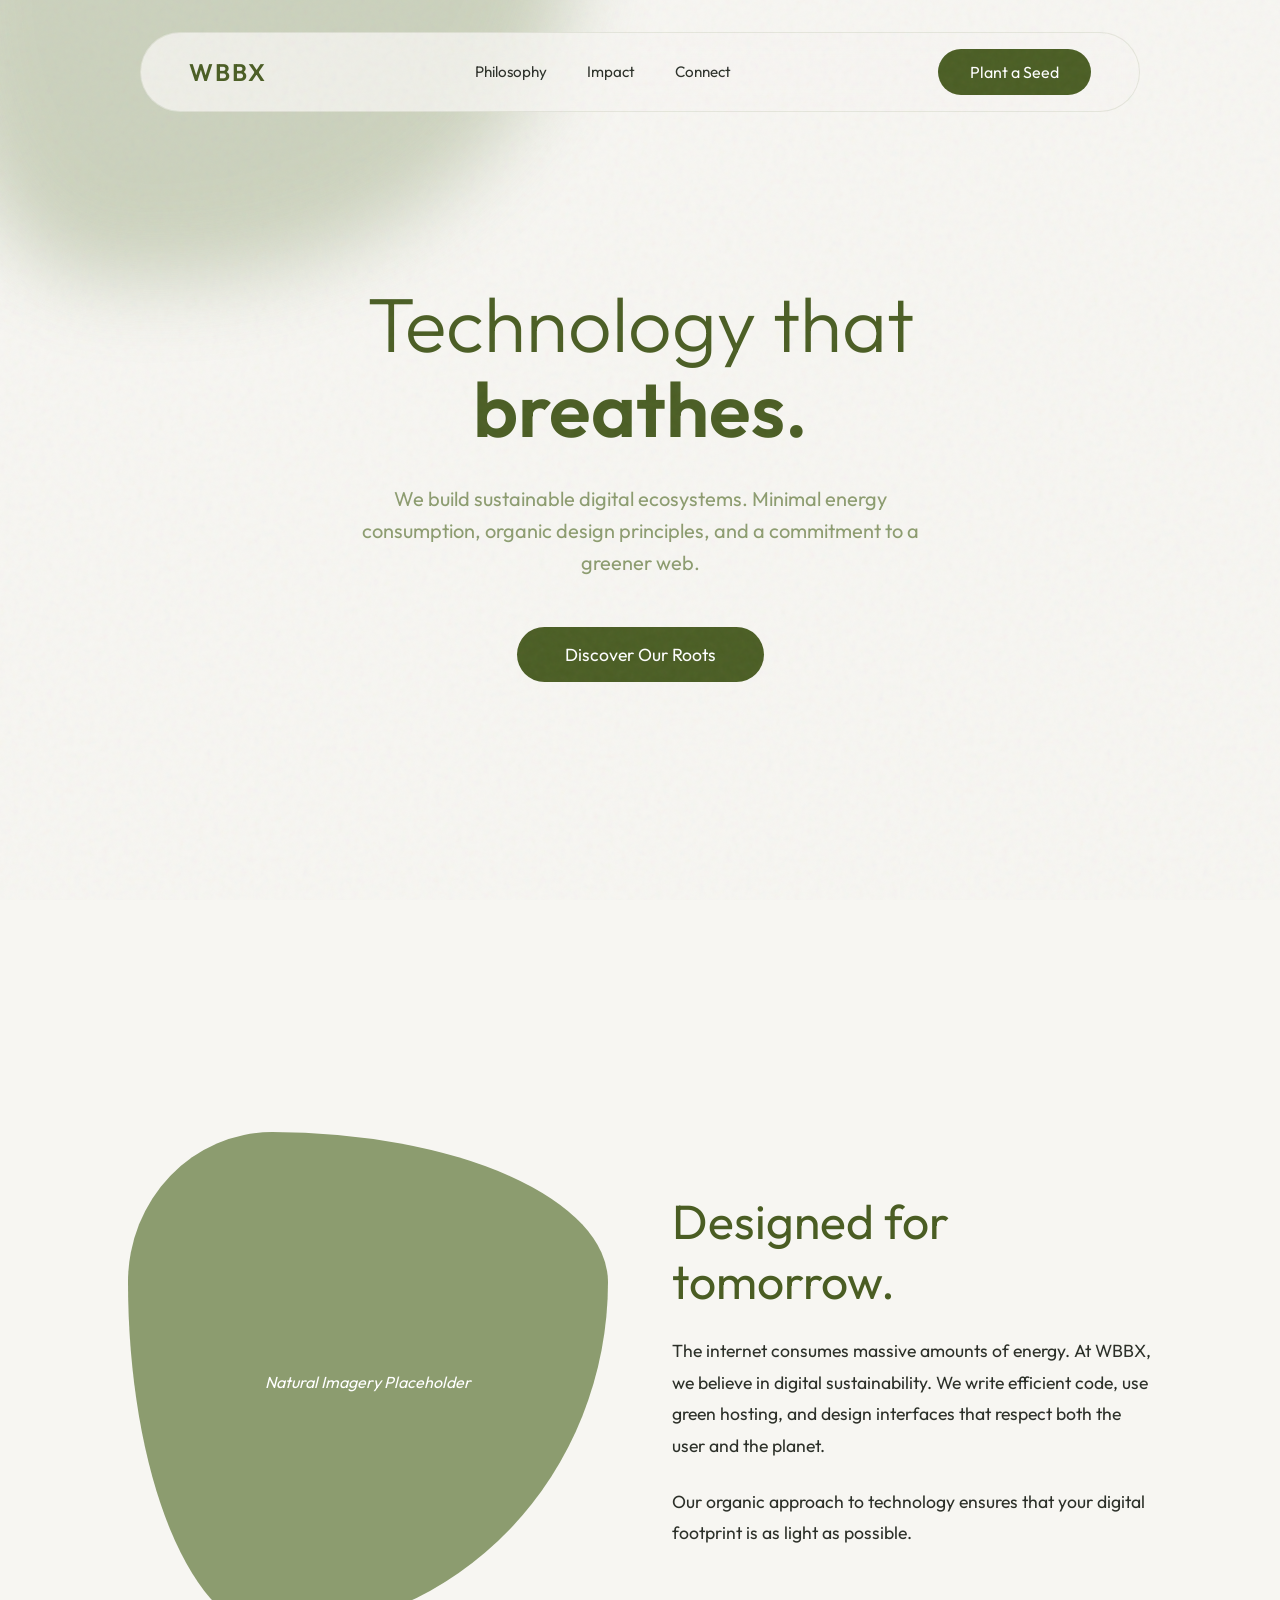
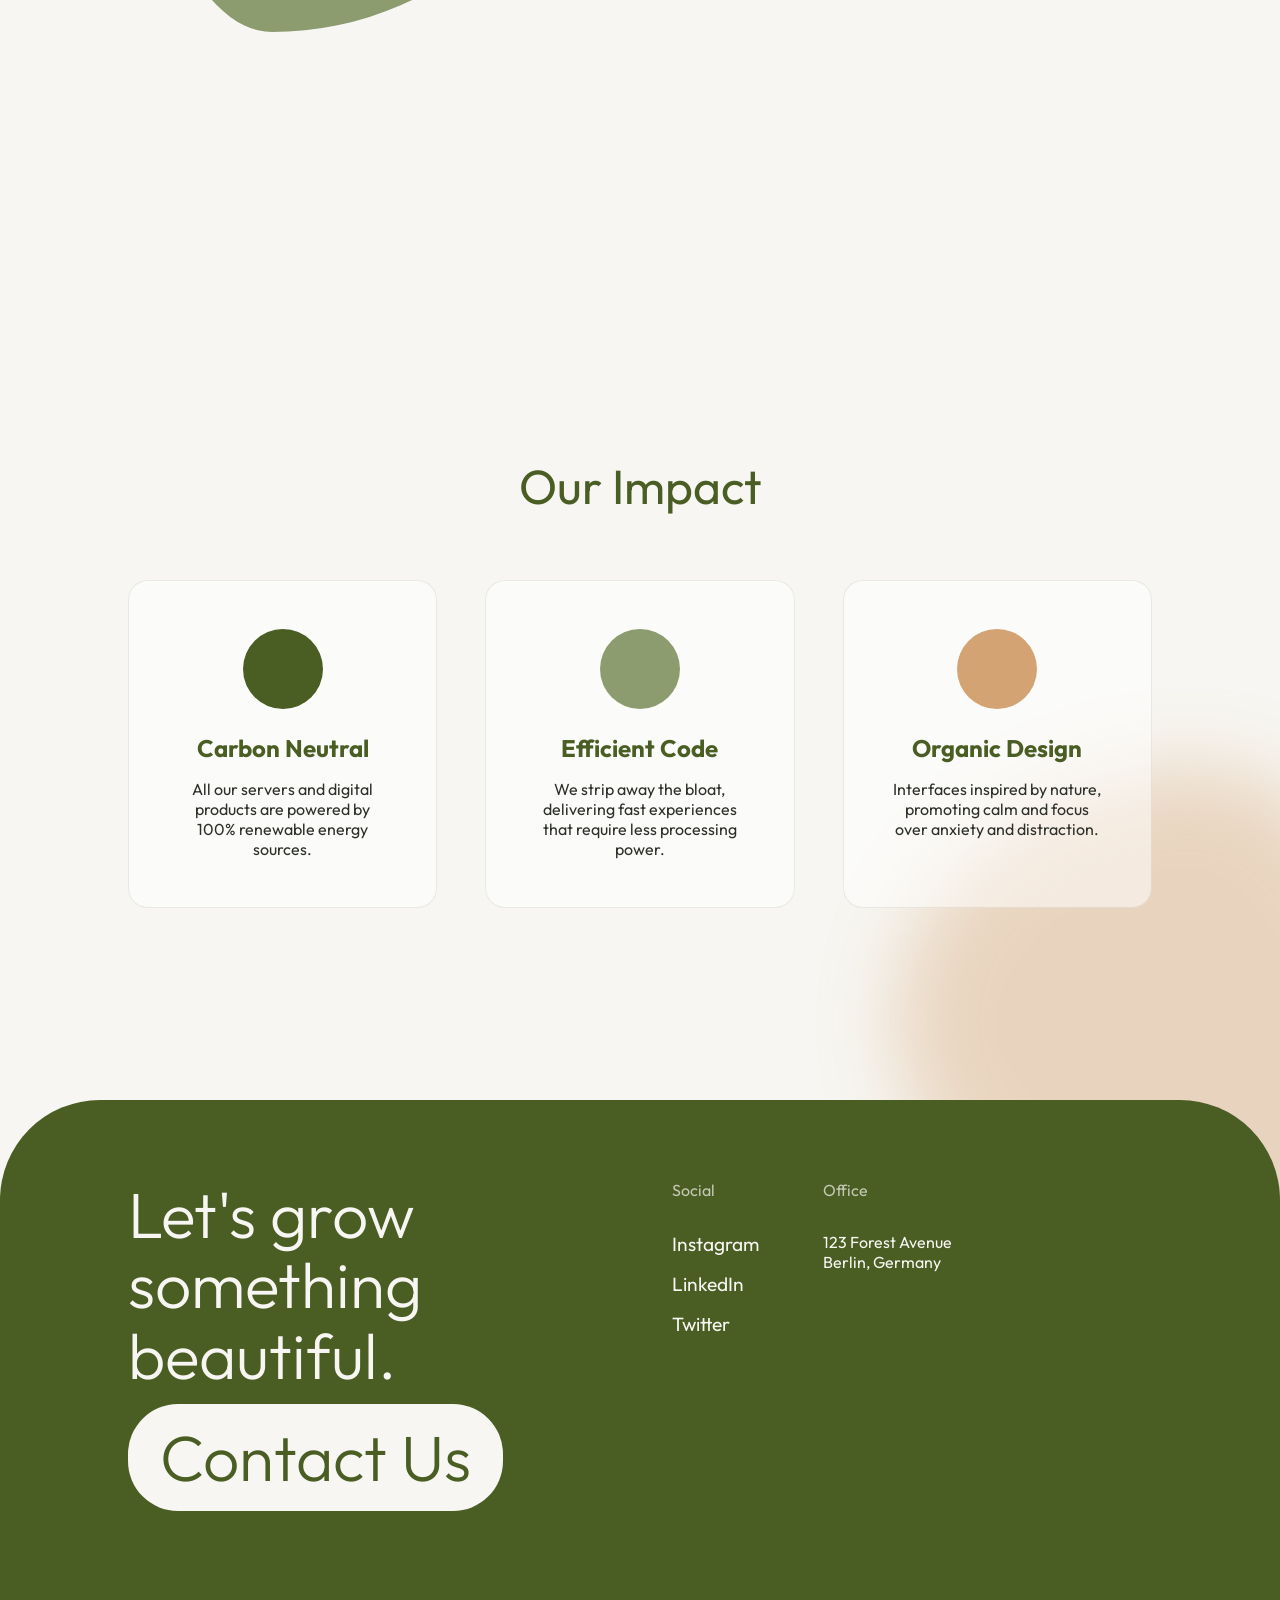
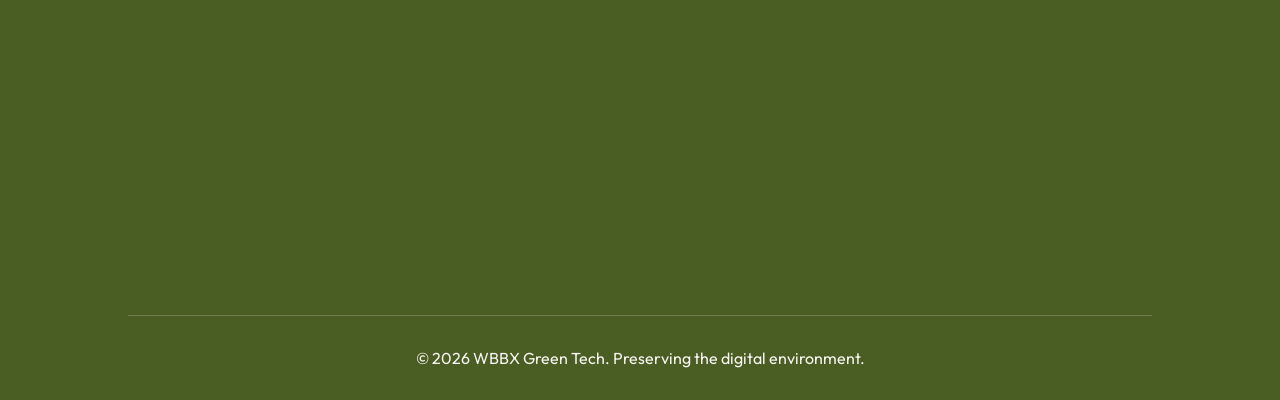
<file: inspiration.html>
<!DOCTYPE html>
<html lang="en">
<head>
    <meta charset="UTF-8">
    <meta name="viewport" content="width=device-width, initial-scale=1.0">
    <style id="loader-critical-css">
        html.app-already-loaded #app-loader,
        #app-loader.loader-suppressed {
            display: none !important;
        }
        #app-loader {
            position: fixed;
            inset: 0;
            z-index: 999999;
            display: flex;
            align-items: center;
            justify-content: center;
            background-color: #f7f6f2;
            opacity: 1;
            visibility: visible;
            transition: opacity 0.5s cubic-bezier(0.16, 1, 0.3, 1),
                        visibility 0.5s cubic-bezier(0.16, 1, 0.3, 1),
                        transform 0.5s cubic-bezier(0.16, 1, 0.3, 1),
                        filter 0.5s cubic-bezier(0.16, 1, 0.3, 1);
            user-select: none;
            -webkit-user-select: none;
        }
        #app-loader.loader-loaded .loader-bar {
            left: 0 !important;
            width: 100% !important;
            animation: none !important;
            background: #4a5d23 !important;
            box-shadow: 0 0 20px rgba(74, 93, 35, 0.6) !important;
            transition: width 0.22s cubic-bezier(0.16, 1, 0.3, 1) !important;
        }
        #app-loader.loader-hidden {
            opacity: 0 !important;
            visibility: hidden !important;
            transform: scale(1.03) translateY(-6px) !important;
            filter: blur(6px) !important;
            pointer-events: none !important;
        }
        .loader-inner {
            display: flex;
            flex-direction: column;
            align-items: center;
            justify-content: center;
            text-align: center;
            max-width: 90vw;
            padding: 2rem;
        }
        .loader-logo {
            font-family: 'Outfit', system-ui, sans-serif;
            font-size: clamp(2.5rem, 7vw, 4.5rem);
            font-weight: 600;
            letter-spacing: 3px;
            line-height: 1;
            color: #4a5d23;
        }
        .loader-track {
            width: min(340px, 78vw);
            height: 3px;
            background: rgba(74, 93, 35, 0.12);
            border-radius: 99px;
            overflow: hidden;
            position: relative;
            margin-top: 2.25rem;
            margin-bottom: 1.25rem;
        }
        .loader-bar {
            position: absolute;
            top: 0;
            left: -50%;
            height: 100%;
            width: 45%;
            background: linear-gradient(90deg, transparent 0%, rgba(74, 93, 35, 0.3) 25%, #4a5d23 50%, rgba(74, 93, 35, 0.3) 75%, transparent 100%);
            border-radius: 99px;
            box-shadow: 0 0 14px rgba(74, 93, 35, 0.5);
            animation: loaderSlide 1.5s cubic-bezier(0.65, 0, 0.35, 1) infinite;
        }
        .loader-status {
            display: flex;
            align-items: center;
            justify-content: center;
            gap: 0.65rem;
            font-family: 'Outfit', sans-serif;
            font-size: 0.75rem;
            letter-spacing: 0.25em;
            font-weight: 600;
            text-transform: uppercase;
            color: #8c9c6f;
        }
        .loader-status-dot {
            width: 5px;
            height: 5px;
            border-radius: 50%;
            background: #4a5d23;
            opacity: 0.8;
            animation: loaderPulse 1.2s ease-in-out infinite alternate;
            box-shadow: 0 0 8px rgba(74, 93, 35, 0.6);
        }
        @keyframes loaderSlide {
            0%   { left: -50%; width: 35%; }
            50%  { width: 55%; }
            100% { left: 110%; width: 35%; }
        }
        @keyframes loaderPulse {
            0%   { opacity: 0.3; transform: scale(0.8); }
            100% { opacity: 1; transform: scale(1.2); }
        }
        @media (prefers-reduced-motion: reduce) {
            .loader-bar { animation: none; left: 0; width: 100%; }
            .loader-status-dot { animation: none; opacity: 1; }
            #app-loader.loader-hidden { transform: none !important; filter: none !important; }
        }
    </style>
    <noscript><style>#app-loader { display: none !important; }</style></noscript>
    <script id="app-loader-js">
        (function() {
            try {
                if (sessionStorage.getItem('wbbx_loaded')) {
                    document.documentElement.classList.add('app-already-loaded');
                    return;
                }
            } catch (e) {}

            var start = performance.now();
            var MIN_MS = 400;
            var MAX_MS = 2500;
            var isFinished = false;

            function finish() {
                if (isFinished) return;
                isFinished = true;

                try {
                    sessionStorage.setItem('wbbx_loaded', '1');
                } catch (e) {}

                var loader = document.getElementById('app-loader');
                if (!loader) return;
                var elapsed = performance.now() - start;
                var delay = Math.max(0, MIN_MS - elapsed);

                setTimeout(function() {
                    loader.classList.add('loader-loaded');
                    setTimeout(function() {
                        loader.classList.add('loader-hidden');
                        function cleanup() {
                            if (loader && loader.parentNode) {
                                loader.parentNode.removeChild(loader);
                            }
                        }
                        loader.addEventListener('transitionend', cleanup, { once: true });
                        setTimeout(cleanup, 700);
                    }, 180);
                }, delay);
            }

            if (document.readyState === 'complete') {
                finish();
            } else {
                window.addEventListener('load', finish, { once: true });
            }
            setTimeout(finish, MAX_MS);
        })();
    </script>
    <title>WBBX | Organic Green Tech</title>
    <style>
        @import url('https://fonts.googleapis.com/css2?family=Outfit:wght@300;400;600&display=swap');

        :root {
            --primary: #4a5d23;
            --secondary: #8c9c6f;
            --bg-color: #f7f6f2;
            --text-dark: #2c3029;
            --accent: #d4a373;
        }

        * {
            margin: 0;
            padding: 0;
            box-sizing: border-box;
            font-family: 'Outfit', sans-serif;
            scroll-behavior: smooth;
        }

        body {
            background-color: var(--bg-color);
            color: var(--text-dark);
            overflow-x: hidden;
            position: relative;
        }

        /* Noise Texture */
        body::after {
            content: "";
            position: fixed;
            top: 0; left: 0; right: 0; bottom: 0;
            background-image: url("data:image/svg+xml,%3Csvg viewBox='0 0 200 200' xmlns='http://www.w3.org/2000/svg'%3E%3Cfilter id='noiseFilter'%3E%3CfeTurbulence type='fractalNoise' baseFrequency='0.65' numOctaves='3' stitchTiles='stitch'/%3E%3C/filter%3E%3Crect width='100%25' height='100%25' filter='url(%23noiseFilter)' opacity='0.05'/%3E%3C/svg%3E");
            pointer-events: none;
            z-index: 9999;
        }

        /* Nav */
        nav {
            position: fixed;
            top: 2rem;
            left: 50%;
            transform: translateX(-50%);
            width: 80%;
            max-width: 1000px;
            background: rgba(247, 246, 242, 0.8);
            backdrop-filter: blur(12px);
            border-radius: 100px;
            padding: 1rem 3rem;
            display: flex;
            justify-content: space-between;
            align-items: center;
            z-index: 100;
            border: 1px solid rgba(74, 93, 35, 0.1);
        }

        .logo {
            font-size: 1.5rem;
            font-weight: 600;
            color: var(--primary);
            text-decoration: none;
            letter-spacing: 2px;
        }

        .nav-links {
            display: flex;
            gap: 2.5rem;
        }
        .nav-links a {
            color: var(--text-dark);
            text-decoration: none;
            font-size: 0.95rem;
            transition: color 0.3s;
        }
        .nav-links a:hover { color: var(--primary); }

        .btn {
            background: var(--primary);
            color: #fff;
            padding: 0.8rem 2rem;
            border-radius: 50px;
            text-decoration: none;
            transition: all 0.3s;
            border: none;
            cursor: pointer;
        }
        .btn:hover {
            background: var(--secondary);
        }

        /* Organic Blobs */
        .blob {
            position: absolute;
            z-index: -1;
            filter: blur(40px);
            opacity: 0.4;
        }
        .blob-1 {
            top: -10%; left: -5%;
            width: 50vw; height: 50vw;
            background: var(--secondary);
            border-radius: 40% 60% 70% 30% / 40% 50% 60% 50%;
            animation: morph 15s ease-in-out infinite alternate;
        }
        .blob-2 {
            bottom: 20%; right: -10%;
            width: 40vw; height: 40vw;
            background: var(--accent);
            border-radius: 60% 40% 30% 70% / 50% 60% 40% 50%;
            animation: morph 20s ease-in-out infinite alternate-reverse;
        }

        @keyframes morph {
            0% { border-radius: 40% 60% 70% 30% / 40% 50% 60% 50%; transform: rotate(0deg); }
            100% { border-radius: 60% 40% 30% 70% / 50% 30% 70% 50%; transform: rotate(45deg); }
        }

        /* Sections */
        section {
            min-height: 100vh;
            padding: 8rem 10% 4rem;
            display: flex;
            flex-direction: column;
            justify-content: center;
        }

        /* Hero */
        #hero {
            align-items: center;
            text-align: center;
        }
        h1 {
            font-size: clamp(3rem, 6vw, 5.5rem);
            font-weight: 300;
            line-height: 1.1;
            margin-bottom: 2rem;
            color: var(--primary);
        }
        h1 strong { font-weight: 600; }
        .hero-p {
            font-size: 1.25rem;
            max-width: 600px;
            margin-bottom: 3rem;
            color: var(--secondary);
            line-height: 1.6;
        }

        /* Two Col Layout */
        .two-col {
            display: grid;
            grid-template-columns: 1fr 1fr;
            gap: 4rem;
            align-items: center;
        }
        .text-col h2 {
            font-size: 3rem;
            font-weight: 400;
            margin-bottom: 1.5rem;
            color: var(--primary);
        }
        .text-col p {
            font-size: 1.1rem;
            line-height: 1.8;
            margin-bottom: 1.5rem;
        }
        .image-col {
            height: 500px;
            background: var(--secondary);
            border-radius: 30% 70% 70% 30% / 30% 30% 70% 70%;
            position: relative;
            overflow: hidden;
            display: flex;
            align-items: center;
            justify-content: center;
            color: #fff;
            font-style: italic;
        }

        /* Values Grid */
        .values-grid {
            display: grid;
            grid-template-columns: repeat(3, 1fr);
            gap: 3rem;
            margin-top: 4rem;
        }
        .value-card {
            background: rgba(255,255,255,0.5);
            padding: 3rem;
            border-radius: 20px;
            text-align: center;
            border: 1px solid rgba(74, 93, 35, 0.1);
        }
        .value-icon {
            width: 80px; height: 80px;
            background: var(--primary);
            border-radius: 50%;
            margin: 0 auto 1.5rem;
        }
        .value-card h3 { font-size: 1.5rem; margin-bottom: 1rem; color: var(--primary); }

        /* Footer */
        footer {
            height: 100vh;
            background: var(--primary);
            color: var(--bg-color);
            display: flex;
            flex-direction: column;
            justify-content: space-between;
            padding: 5rem 10% 2rem;
            border-top-left-radius: 100px;
            border-top-right-radius: 100px;
        }
        .footer-content {
            display: grid;
            grid-template-columns: 1fr 1fr;
            gap: 4rem;
        }
        .footer-cta {
            font-size: 4rem;
            font-weight: 300;
            line-height: 1.1;
        }
        .footer-links {
            display: flex;
            flex-direction: column;
            gap: 1rem;
        }
        .footer-links a { color: var(--bg-color); text-decoration: none; font-size: 1.2rem; }
        .footer-bottom {
            text-align: center;
            border-top: 1px solid rgba(247, 246, 242, 0.2);
            padding-top: 2rem;
        }
    </style>
</head>
<body>
    <div id="app-loader" class="app-loader" aria-hidden="true">
        <div class="loader-inner">
            <div class="loader-logo">WBBX</div>
            <div class="loader-track">
                <div class="loader-bar"></div>
            </div>
            <div class="loader-status">
                <span class="loader-status-dot"></span>
                <span class="loader-status-text">INITIALIZING</span>
            </div>
        </div>
    </div>
    <div class="blob blob-1"></div>
    <div class="blob blob-2"></div>

    <nav>
        <a href="/" class="logo">WBBX</a>
        <div class="nav-links">
            <a href="#about">Philosophy</a>
            <a href="#impact">Impact</a>
            <a href="#connect">Connect</a>
        </div>
        <a href="#connect" class="btn">Plant a Seed</a>
    </nav>

    <section id="hero">
        <h1>Technology that<br><strong>breathes.</strong></h1>
        <p class="hero-p">We build sustainable digital ecosystems. Minimal energy consumption, organic design principles, and a commitment to a greener web.</p>
        <a href="#about" class="btn" style="padding: 1rem 3rem; font-size: 1.1rem;">Discover Our Roots</a>
    </section>

    <section id="about">
        <div class="two-col">
            <div class="image-col">
                Natural Imagery Placeholder
            </div>
            <div class="text-col">
                <h2>Designed for<br>tomorrow.</h2>
                <p>The internet consumes massive amounts of energy. At WBBX, we believe in digital sustainability. We write efficient code, use green hosting, and design interfaces that respect both the user and the planet.</p>
                <p>Our organic approach to technology ensures that your digital footprint is as light as possible.</p>
            </div>
        </div>
    </section>

    <section id="impact">
        <h2 style="text-align: center; font-size: 3rem; color: var(--primary); font-weight: 400;">Our Impact</h2>
        <div class="values-grid">
            <div class="value-card">
                <div class="value-icon"></div>
                <h3>Carbon Neutral</h3>
                <p>All our servers and digital products are powered by 100% renewable energy sources.</p>
            </div>
            <div class="value-card">
                <div class="value-icon" style="background: var(--secondary)"></div>
                <h3>Efficient Code</h3>
                <p>We strip away the bloat, delivering fast experiences that require less processing power.</p>
            </div>
            <div class="value-card">
                <div class="value-icon" style="background: var(--accent)"></div>
                <h3>Organic Design</h3>
                <p>Interfaces inspired by nature, promoting calm and focus over anxiety and distraction.</p>
            </div>
        </div>
    </section>

    <footer id="connect">
        <div class="footer-content">
            <div class="footer-cta">
                Let's grow<br>something<br>beautiful.
                <div style="margin-top: 2rem;">
                    <a href="#" class="btn" style="background: var(--bg-color); color: var(--primary);">Contact Us</a>
                </div>
            </div>
            <div style="display: flex; gap: 4rem;">
                <div class="footer-links">
                    <p style="opacity: 0.7; margin-bottom: 1rem;">Social</p>
                    <a href="#">Instagram</a>
                    <a href="#">LinkedIn</a>
                    <a href="#">Twitter</a>
                </div>
                <div class="footer-links">
                    <p style="opacity: 0.7; margin-bottom: 1rem;">Office</p>
                    <p>123 Forest Avenue<br>Berlin, Germany</p>
                </div>
            </div>
        </div>
        <div class="footer-bottom">
            <p>&copy; 2026 WBBX Green Tech. Preserving the digital environment.</p>
        </div>
    </footer>
</body>
</html>
</file>
